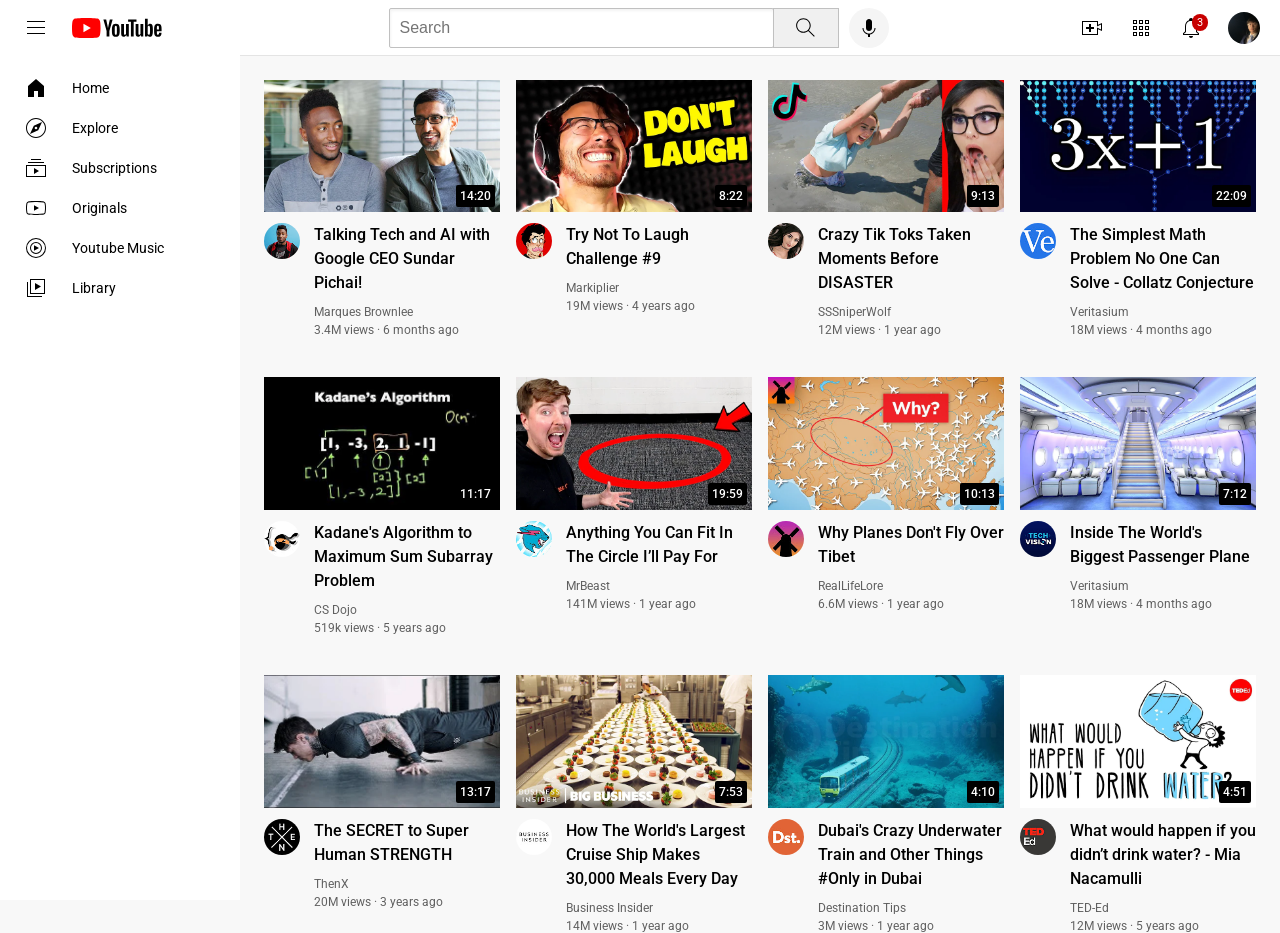
<file: index.html>
<!DOCTYPE html>

<html>
    <head>
        <title>YouTube.com Clone</title>

        <link rel="preconnect" href="https://fonts.googleapis.com">
        <link rel="preconnect" href="https://fonts.gstatic.com" crossorigin>
        <link href="https://fonts.googleapis.com/css2?family=Roboto:ital,wght@0,100..900;1,100..900&display=swap" rel="stylesheet">

        <link rel="stylesheet" href="styles/general.css">
        <link rel="stylesheet" href="styles/header.css">
        <link rel="stylesheet" href="styles/sidebar.css">
        <link rel="stylesheet" href="styles/video.css">


    </head>
    <body>
        <!--HEADER -->
        <!-- header is a semantic element - gives meaning when users read this code (works the same as a <div>)-->
        <header class="header">
            <div class="left-section">
                <img class="hamburger-menu" src="icons/hamburger-menu.svg" alt="">
                <img class="youtube-logo" src="icons/youtube-logo.svg" alt="">
            </div>

            <div class="middle-section">
                <input class="search-bar"type="text", placeholder="Search">
                <button class="search-button">
                    <img class="search-icon" src="icons/search.svg" alt="">
                    <div class="tooltip">Search</div>
                </button>
                <button class="voice-search-button">
                    <img class="voice-search-icon" src="icons/voice-search-icon.svg" alt="">
                    <div class="tooltip">Search with your voice</div>
                </button>
            </div>

            <div class="right-section">
                <div class="upload-icon-container">
                    <img class="upload-icon" src="icons/upload.svg" alt="">
                    <div class="tooltip">Create</div>
                </div>
                <div class="youtube-apps-icon-container">
                    <img class="youtube-apps-icon" src="icons/youtube-apps.svg" alt="">
                    <div class="tooltip">Youtube Apps</div>
                </div>
                <div class="notifications-icon-container">
                    <img class="notifications-icon" src="icons/notifications.svg" alt="">
                    <div class="notifications-count">3</div>
                    <div class="tooltip">Youtube Apps</div>
                </div>
                <img class="current-user-picture" src="channel-pictures/my-channel.jpeg" alt="">
            </div>
        </header>

        <!--SIDE BAR-->
        <!-- <nav> is a semantic element. the sidebar will use this <nav> element as it helps us navigate throug the website-->
        <!-- replaced the <div> -->
        <nav class="sidebar">
            <div class="sidebar-link">
                <img src="icons/home.svg" alt="">
                <div>Home</div>
            </div>
            <div class="sidebar-link">
                <img src="icons/explore.svg" alt="">
                <div>Explore</div>
            </div>
            <div class="sidebar-link">
                <img src="icons/subscriptions.svg" alt="">
                <div>Subscriptions</div>
            </div>
            <div class="sidebar-link">
                <img src="icons/originals.svg" alt="">
                <div>Originals</div>
            </div>
            <div class="sidebar-link">
                <img src="icons/youtube-music.svg" alt="">
                <div>Youtube Music</div>
            </div>
            <div class="sidebar-link">
                <img src="icons/library.svg" alt="">
                <div>Library</div>
            </div> 
        </nav>

        <!--VIDEOS-->
        <!-- <main> is a semantic element. contains the main content of website, can contain video-grid, and other content -->
        <main>
            <!-- video-grid is known as a section - another semantic element. this is a section of the main content -->
            <section class="video-grid" > <!--Contains all the video previews-->

                <!--container for video 1 -->
                <div class="video-preview">
                    <!--Video image (thumbnail)-->
                    <div class="thumbnail-row">
                        <a href="https://www.youtube.com/watch?v=n2RNcPRtAiY", target="_blank">
                            <img class="thumbnail" src="thumbnails/thumbnail-1.webp">
                        </a>
                        <div class="video-time">14:20</div>
                    </div> 

                    <!-- Video info grid, below thumbnail img-->
                    <div class="video-info-grid">
                        <!-- channel picture-->
                        <div class="channel-picture">
                            <div class="profile-picture-container">
                                <a href="https://www.youtube.com/c/mkbhd" target="_blank">
                                    <img class="profile-picture" src="channel-pictures/channel-1.jpeg" alt="">
                                </a>
                                <!-- tooltip: -->
                                <!-- put position absolute inside position relative to create a tooltip-->
                                <div class="channel-tooltip">
                                    <img class="channel-tooltip-picture" src="channel-pictures/channel-1.jpeg" alt="">
                                    <div>
                                        <div class="channel-tooltip-name">Marques Brownlee</div>
                                        <div class="channel-tooltip-stats">15M subscribers</div>
                                    </div>
                                </div>
                            </div>
                        </div>

                        <!-- video info-->
                        <div class="video-info">
                            <a href="https://www.youtube.com/watch?v=n2RNcPRtAiY", target="_blank">
                                <p class="video-title">
                                    Talking Tech and AI with Google CEO Sundar Pichai!
                                </p>
                            </a>
                            <p class="video-author">
                                    Marques Brownlee
                            </p>
                            <p class="video-stats">
                                    3.4M views &#183; 6 months ago
                            </p>
                        </div>

                    </div>
                </div>
        
                <!-- video 2-->
                <div class="video-preview">
                    <div class="thumbnail-row">
                        <a href="https://www.youtube.com/c/markiplier" target="_blank">
                            <img class="thumbnail" src="thumbnails/thumbnail-2.webp">
                        </a>
                        <div class="video-time">8:22</div>
                    </div>
                    <div class="video-info-grid">
                        <div class="profile-picture-container">
                            <div class="channel-picture">
                                <a href="https://www.youtube.com/c/markiplier" target="_blank">
                                    <img class="profile-picture" src="channel-pictures/channel-2.jpeg" alt="">
                                </a>
                                <div class="channel-tooltip">
                                    <img class="channel-tooltip-picture" src="channel-pictures/channel-2.jpeg" alt="">
                                    <div>
                                        <div class="channel-tooltip-name">Markiplier</div>
                                        <div class="channel-tooltip-stats">37.5M subscribers</div>
                                    </div>
                                </div>
                        </div>
                        </div>
                        <div class="video-info">
                        <a href="https://www.youtube.com/watch?v=mP0RAo9SKZk" target="_blank">
                            <p class="video-title">
                                Try Not To Laugh Challenge #9
                            </p>
                        </a>
                            <p class="video-author">
                                Markiplier
                            </p>
                            <p class="video-stats">
                                19M views &#183; 4 years ago
                            </p>
                        </div>
                    </div>
                </div>
        
                <!-- video 3-->
                <div class="video-preview">
                    <div class="thumbnail-row">
                        <a href="https://www.youtube.com/watch?v=FgjPQQeTh1w" target="_blank">
                            <img class="thumbnail" src="thumbnails/thumbnail-3.webp">
                        </a>
                        <div class="video-time">9:13</div>
                    </div>
                    <div class="video-info-grid">
                        <div class="channel-picture">
                            <div class="profile-picture-container">
                                <a href="https://www.youtube.com/user/SSSniperWolf" target="_blank">
                                    <img class="profile-picture" src="channel-pictures/channel-3.jpeg" alt="">
                                </a>
                                <div class="channel-tooltip">
                                    <img class="channel-tooltip-picture" src="channel-pictures/channel-3.jpeg" alt="">
                                    <div>
                                        <div class="channel-tooltip-name">SSSniperWolf</div>
                                        <div class="channel-tooltip-stats">34.9M subscribers</div>
                                </div>
                            </div>
                        </div>
                        </div>
                        <div class="video-info">
                            <a href="https://www.youtube.com/watch?v=FgjPQQeTh1w" target="_blank">
                                <p class="video-title">
                                    Crazy Tik Toks Taken Moments Before DISASTER
                                </p>
                            </a>
                            <p class="video-author">
                                SSSniperWolf
                            </p>
                            <p class="video-stats">
                                12M views  &#183; 1 year ago
                            </p>
                        </div>
                    </div>
                </div>
        
                <!-- video 4-->
                <div class="video-preview">
                    <div class="thumbnail-row">
                        <a href="https://www.youtube.com/watch?v=094y1Z2wpJg" target="_blank">
                            <img class="thumbnail" src="thumbnails/thumbnail-4.webp">
                        </a>
                        <div class="video-time">22:09</div>
                    </div>
                    <div class="video-info-grid">
                        <div class="channel-picture">
                            <div class="profile-picture-container">
                                <a href="https://www.youtube.com/c/veritasium" target="_blank">
                                    <img class="profile-picture" src="channel-pictures/channel-4.jpeg" alt="">
                                </a>
                                <div class="channel-tooltip">
                                    <img class="channel-tooltip-picture" src="channel-pictures/channel-4.jpeg" alt="">
                                    <div>
                                        <div class="channel-tooltip-name">Veritasium</div>
                                        <div class="channel-tooltip-stats">18.1M subscribers</div>
                                    </div>
                                </div>
                            </div>
                        </div>
                        <div class="video-info">
                            <a href="https://www.youtube.com/watch?v=094y1Z2wpJg" target="_blank">
                                <p class="video-title">
                                    The Simplest Math Problem No One Can Solve - Collatz Conjecture
                                </p>
                            </a>
                            <p class="video-author">
                                Veritasium
                            </p>
                            <p class="video-stats">
                                18M views &#183; 4 months ago
                            </p>
                        </div>
                    </div>
                </div>

                <!-- video 5-->
                <div class="video-preview">
                    <div class="thumbnail-row">
                        <a href="https://www.youtube.com/watch?v=86CQq3pKSUw" target="_blank">
                            <img class="thumbnail" src="thumbnails/thumbnail-5.webp">
                        </a>
                        <div class="video-time">11:17</div>
                    </div>
                    <div class="video-info-grid">
                        <div class="channel-picture">
                            <div class="profile-picture-container">
                                <a href="https://www.youtube.com/c/CSDojo" target="_blank">
                                    <img class="profile-picture" src="channel-pictures/channel-5.jpeg" alt="">
                                </a>
                                <div class="channel-tooltip">
                                    <img class="channel-tooltip-picture" src="channel-pictures/channel-5.jpeg" alt="">
                                    <div>
                                        <div class="channel-tooltip-name">CS Dojo</div>
                                        <div class="channel-tooltip-stats">1.95M subscribers</div>
                                    </div>
                                </div>
                            </div>
                        </div>
                        <div class="video-info">
                            <a href="https://www.youtube.com/watch?v=86CQq3pKSUw" target="_blank">
                                <p class="video-title">
                                    Kadane's Algorithm to Maximum Sum Subarray Problem
                                </p>
                            </a>
                            <p class="video-author">
                                CS Dojo
                            </p>
                            <p class="video-stats">
                                519k views &#183; 5 years ago
                            </p>
                        </div>
                    </div>
                </div>

                <!-- video 6-->
                <div class="video-preview">
                    <div class="thumbnail-row">
                        <a href="https://www.youtube.com/watch?v=yXWw0_UfSFg" target="_blank">
                            <img class="thumbnail" src="thumbnails/thumbnail-6.webp">
                        </a>
                        <div class="video-time">19:59</div>
                    </div>
                    <div class="video-info-grid">
                        <div class="channel-picture">
                            <div class="profile-picture-container">
                                <a href="https://www.youtube.com/channel/UCX6OQ3DkcsbYNE6H8uQQuVA" target="_blank">
                                    <img class="profile-picture" src="channel-pictures/channel-6.jpeg" alt="">
                                </a>
                                <div class="channel-tooltip">
                                    <img class="channel-tooltip-picture" src="channel-pictures/channel-6.jpeg" alt="">
                                    <div>
                                        <div class="channel-tooltip-name">MrBeast</div>
                                        <div class="channel-tooltip-stats">399M subscribers</div>
                                    </div>
                                </div>    
                            </div>
                        </div>
                        <div class="video-info">
                            <a href="https://www.youtube.com/watch?v=yXWw0_UfSFg" target="_blank">
                                <p class="video-title">
                                    Anything You Can Fit In The Circle I’ll Pay For
                                </p>
                            </a>
                            <p class="video-author">
                                MrBeast
                            </p>
                            <p class="video-stats">
                                141M views &#183; 1 year ago
                            </p>
                        </div>
                    </div>
                </div>

                <!-- video 7 -->
                <div class="video-preview">
                    <div class="thumbnail-row">
                        <a href="https://www.youtube.com/watch?v=fNVa1qMbF9Y" target="_blank">
                            <img class="thumbnail" src="thumbnails/thumbnail-7.webp">
                        </a>
                        <div class="video-time">10:13</div>
                    </div>
                    <div class="video-info-grid">
                        <div class="channel-picture">
                            <div class="profile-picture-container">
                                <a href="https://www.youtube.com/@RealLifeLore" target="_blank">
                                    <img class="profile-picture" src="channel-pictures/channel-7.jpeg" alt="">
                                </a>
                                <div class="channel-tooltip">
                                    <img class="channel-tooltip-picture" src="channel-pictures/channel-7.jpeg" alt="">
                                    <div>
                                        <div class="channel-tooltip-name">RealLifeLore</div>
                                        <div class="channel-tooltip-stats">7.83M subscribers</div>
                                    </div>
                                </div>    
                            </div>
                        </div>
                        <div class="video-info">
                            <a href="https://www.youtube.com/watch?v=fNVa1qMbF9Y" target="_blank">
                                <p class="video-title">
                                    Why Planes Don't Fly Over Tibet
                                </p>
                            </a>
                            <p class="video-author">
                                RealLifeLore
                            </p>
                            <p class="video-stats">
                                6.6M views &#183; 1 year ago
                            </p>
                        </div>
                    </div>
                </div>

                <!-- video 8 -->
                <div class="video-preview">
                    <div class="thumbnail-row">
                        <a href="https://www.youtube.com/watch?v=lFm4EM1juls" target="_blank">
                            <img class="thumbnail" src="thumbnails/thumbnail-8.webp">
                        </a>
                        <div class="video-time">7:12</div>
                    </div>
                    <div class="video-info-grid">
                        <div class="channel-picture">
                            <div class="profile-picture-container">
                                <a href="https://www.youtube.com/@adin" target="_blank">
                                    <img class="profile-picture" src="channel-pictures/channel-8.jpeg" alt="">
                                </a>
                                <div class="channel-tooltip">
                                    <img class="channel-tooltip-picture" src="channel-pictures/channel-8.jpeg" alt="">
                                    <div>
                                        <div class="channel-tooltip-name">Veritasium</div>
                                        <div class="channel-tooltip-stats">18.3M subscribers</div>
                                    </div>
                                </div>    
                            </div>
                        </div>
                        <div class="video-info">
                            <a href="https://www.youtube.com/watch?v=lFm4EM1juls" target="_blank">
                                <p class="video-title">
                                    Inside The World's Biggest Passenger Plane
                                </p>
                            </a>
                            <p class="video-author">
                                Veritasium
                            </p>
                            <p class="video-stats">
                                18M views &#183; 4 months ago
                            </p>
                        </div>
                    </div>
                </div>

                <!-- video 9 -->
                <div class="video-preview">
                    <div class="thumbnail-row">
                        <a href="https://www.youtube.com/watch?v=ixmxOlcrlUc" target="_blank">
                            <img class="thumbnail" src="thumbnails/thumbnail-9.webp">
                        </a>
                        <div class="video-time">13:17</div>
                    </div>
                    <div class="video-info-grid">
                        <div class="channel-picture">
                            <div class="profile-picture-container">
                                <a href="https://www.youtube.com/@OFFICIALTHENXSTUDIOS" target="_blank">
                                    <img class="profile-picture" src="channel-pictures/channel-9.jpeg" alt="">
                                </a>
                                <div class="channel-tooltip">
                                    <img class="channel-tooltip-picture" src="channel-pictures/channel-9.jpeg" alt="">
                                    <div>
                                        <div class="channel-tooltip-name">ThenX</div>
                                        <div class="channel-tooltip-stats">7.83M subscribers</div>
                                    </div>
                                </div>    
                            </div>
                        </div>
                        <div class="video-info">
                            <a href="https://www.youtube.com/watch?v=ixmxOlcrlUc" target="_blank">
                                <p class="video-title">                                 
                                    The SECRET to Super Human STRENGTH
                                </p>
                            </a>
                            <p class="video-author">
                                ThenX
                            </p>
                            <p class="video-stats">
                                20M views &#183; 3 years ago
                            </p>
                        </div>
                    </div>
                </div>


                <!-- video 10 -->
                <div class="video-preview">
                    <div class="thumbnail-row">
                        <a href="https://www.youtube.com/watch?v=R2vXbFp5C9o" target="_blank">
                            <img class="thumbnail" src="thumbnails/thumbnail-10.webp">
                        </a>
                        <div class="video-time">7:53</div>
                    </div>
                    <div class="video-info-grid">
                        <div class="channel-picture">
                            <div class="profile-picture-container">
                                <a href="https://www.youtube.com/@BusinessInsider" target="_blank">
                                    <img class="profile-picture" src="channel-pictures/channel-10.jpeg" alt="">
                                </a>
                                <div class="channel-tooltip">
                                    <img class="channel-tooltip-picture" src="channel-pictures/channel-10.jpeg" alt="">
                                    <div>
                                        <div class="channel-tooltip-name">Business Insider</div>
                                        <div class="channel-tooltip-stats">10.1M subscribers</div>
                                    </div>
                                </div>    
                            </div>
                        </div>
                        <div class="video-info">
                            <a href="https://www.youtube.com/watch?v=R2vXbFp5C9o" target="_blank">
                                <p class="video-title">
                                    How The World's Largest Cruise Ship Makes 30,000 Meals Every Day
                                </p>
                            </a>
                            <p class="video-author">
                                Business Insider
                            </p>
                            <p class="video-stats">
                                14M views &#183; 1 year ago
                            </p>
                        </div>
                    </div>
                </div>

                <!-- video 11 -->
                <div class="video-preview">
                    <div class="thumbnail-row">
                        <a href="https://www.youtube.com/watch?v=0nZuYyXET3s" target="_blank">
                            <img class="thumbnail" src="thumbnails/thumbnail-11.webp">
                        </a>
                        <div class="video-time">4:10</div>
                    </div>
                    <div class="video-info-grid">
                        <div class="channel-picture">
                            <div class="profile-picture-container">
                                <a href="https://www.youtube.com/@Destinationtips" target="_blank">
                                    <img class="profile-picture" src="channel-pictures/channel-11.jpeg" alt="">
                                </a>
                                <div class="channel-tooltip">
                                    <img class="channel-tooltip-picture" src="channel-pictures/channel-11.jpeg" alt="">
                                    <div>
                                        <div class="channel-tooltip-name">Destination Tips</div>
                                        <div class="channel-tooltip-stats">282K subscribers</div>
                                    </div>
                                </div>    
                            </div>
                        </div>
                        <div class="video-info">
                            <a href="https://www.youtube.com/watch?v=0nZuYyXET3s" target="_blank">
                                <p class="video-title">
                                    Dubai's Crazy Underwater Train and Other Things #Only in Dubai
                                </p>
                            </a>
                            <p class="video-author">
                                Destination Tips
                            </p>
                            <p class="video-stats">
                                3M views &#183; 1 year ago
                            </p>
                        </div>
                    </div>
                </div>

                <!-- video 12 -->
                <div class="video-preview">
                    <div class="thumbnail-row">
                        <a href="https://www.youtube.com/watch?v=9iMGFqMmUFs" target="_blank">
                            <img class="thumbnail" src="thumbnails/thumbnail-12.webp">
                        </a>
                        <div class="video-time">4:51</div>
                    </div>
                    <div class="video-info-grid">
                        <div class="channel-picture">
                            <div class="profile-picture-container">
                                <a href="https://www.youtube.com/@TEDEd" target="_blank">
                                    <img class="profile-picture" src="channel-pictures/channel-12.jpeg" alt="">
                                </a>
                                <div class="channel-tooltip">
                                    <img class="channel-tooltip-picture" src="channel-pictures/channel-12.jpeg" alt="">
                                    <div>
                                        <div class="channel-tooltip-name">TED-Ed</div>
                                        <div class="channel-tooltip-stats">21.7M subscribers</div>
                                    </div>
                                </div>    
                            </div>
                        </div>
                        <div class="video-info">
                            <a href="https://www.youtube.com/watch?v=9iMGFqMmUFs" target="_blank">
                                <p class="video-title">
                                    What would happen if you didn’t drink water? - Mia Nacamulli                          
                                </p>
                            </a>
                            <p class="video-author">
                                TED-Ed
                            </p>
                            <p class="video-stats">
                                12M views &#183; 5 years ago
                            </p>
                        </div>
                    </div>
                </div>
            </section> <!--end of video grid-->
        </main>
    </body>
</html>
</file>
<file: styles/general.css>
/* contains all general CSS code */

body { /* these styles below will be inherited */
    font-family: Roboto, Arial; 
 
    margin: 0;
    padding-top: 80px; /* so header doesn't block the content at top of page */
    padding-left: 96px;  /*space to the left so sidebar doesn't cover */
    padding-right: 24px;
    background-color: rgb(248,248,248);

}

@media (min-width: 1200.1px) {
    body {
        margin-left: 168px; /* space on the outside to the left of body so that main content is not covered */
    }
}

p {
    margin-top: 0;
    margin-bottom: 0;
}

a {
    text-decoration: none;
    color: black;
}
</file>
<file: styles/header.css>
/* styles the header */

.header { /* our flexbox container */
    height: 55px;

    display: flex;
    flex-direction: row;
    justify-content: space-between;
    
    position: fixed; /* makes our header sticl at the top of page */
    top: 0; /* 0px from top, left, right of browser */
    left: 0;
    right: 0;
    z-index: 100; /*header will appear in front of the thumnails (the elements that have position other than static */
    background-color: white;

    border-bottom-width: 1px;
    border-bottom-style: solid;
    border-bottom-color: rgb(228,228,228);

}


/*LEFT SECTION OF HEADER*/
.left-section {
    display: flex; /* the header's flexbox doesn't affect the layer within this div's layer,
                    so change .left-section into a div in order to vertically align the hamburger and youtube icon vertically using the align-items:center */
    align-items: center;
}

.hamburger-menu {
    height: 24px;
    margin-left: 24px;
    margin-right: 24px;
}

.youtube-logo {
    height: 20px;
}


/* MIDDLE SECTION */
.middle-section {
    flex: 1; /* where resizing happens, where the search text is within the div */
    margin-left: 70px; 
    margin-right: 35px;
    max-width: 500px; /*width can be max 500px when stretching browsers */
    display: flex;
    align-items: center;
}

.search-bar {
    flex: 1; /*stretches depending on size of the window and takes up remaining space */
    height: 36px;
    padding-left: 10px;
    font-size: 16px;
    border: 1px solid rgb(192,192,192);
    border-radius: 2px;
    box-shadow: inset 1px 2px 3px rgba(0,0,0,0.05); /*inset value sets the box-shadow in the inside */
    width: 0; /*search bar will shrink when resizing webpage */
}

/* targets the placeholder on an input element */
/* uses a pseudoclass */
.search-bar::placeholder {
    font-size: 16px;
}


.search-button {
     height: 40px;
     width: 66px;
     background-color: rgb(240,240,240);
     border-width: 1px;
     border-style: solid;
     border-color: rgb(192,192,192);
     margin-left: -1px; /*negative margin pulls the element, in this case to the left;
                        we did this to move the search button into the input element a little bit */
    margin-right: 10px;

    position: relative;
}

/* applying the property of outer container with position: relative, inner element with position: absolute */
.search-button, 
.voice-search-button,
.upload-icon-container,
.youtube-apps-icon-container,
.notifications-icon-container {
    position: relative;

    display: flex; /*set these button containers to flex, so we can align the tooltip in the center */
    justify-content: center;
    align-items: center;
}
/* ADDING TOOLTIPS */
/* when hovering over icons, a text appears below */
.search-button .tooltip, 
.voice-search-button .tooltip,
.upload-icon-container .tooltip,
.youtube-apps-icon-container .tooltip,
.notifications-icon-container .tooltip {
    position: absolute;
    background-color: gray;
    color: white;
    padding-top: 4px;
    padding-bottom: 4px;
    padding-left: 8px;
    padding-right: 8px;
    border-radius: 2px;
    font-size: 12px;
    bottom: -30px;
    opacity: 0; /* trick: set opacity 0 and when hover set opacity 1 to see */
    transition: opacity 0.15;
    
    pointer-events: none; /*when we hover over the tooltip, it's not going to do anything (won't show) */

    white-space: nowrap; /* prevents text from wrapping around, so text in a horizontal line */
}

/* target tooltip only when hovering search-button */
.search-button:hover .tooltip,
.voice-search-button:hover .tooltip,
.upload-icon-container:hover .tooltip,
.youtube-apps-icon-container:hover .tooltip,
.notifications-icon-container:hover .tooltip {
    opacity: 1;
}
/* end of tooltips code */

.search-icon {
    height: 25px;
}

.voice-search-button {
    height: 40px;
    width: 40px;
    border-radius: 20px; /*set border-radius to half of height or width (whichever is higher) */
    border: none;
    background-color: rgb(245,245,245);
}

.voice-search-icon {
    height: 24px;
}


/* RIGHT SECTION */
.right-section{
    width: 180px;
    margin-right: 20px;
    display: flex;
    align-items: center;
    justify-content: space-between;
    flex-shrink: 0; /*if we resize the webpage to smaller, the icons will not shrink */
}

.upload-icon {
    height: 24px;
}

.youtube-apps-icon {
    height: 24px;
}

.notifications-icon{
    height: 24px;
}

.notifications-icon-container {
    position: relative;
}

.notifications-count {
    position: absolute;
    top: -2px; /*positioned 5px beyond the relative container */
    right: -5px;
    background-color: rgb(200,0,0);
    color: white;
    font-size: 11px;
    padding-left: 5px;
    padding-right: 5px;
    padding-top: 2px;
    padding-bottom: 2px;
    border-radius: 10px;

}

.current-user-picture {
    height: 32px;
    width: 32px;
    border-radius: 50%;
    object-fit: cover;
}
</file>
<file: styles/sidebar.css>
/* Responsive Design */
/* width of page <= 1200 px do the following in @media {} */
@media (max-width: 1200px) {
    .sidebar {
        position: fixed;
        left: 0;
        bottom: 0;
        top: 55px; /* set to whatever the height of the header is */
        background-color: white;
        width: 72px;
        z-index: 200; /*sidebar appears in front of header */
        padding-top: 5px;
    }

    .sidebar-link {
        height: 74px;
        display: flex;
        justify-content: center; /* centers horizontally */
        align-items: center; /* vertically centering */
        flex-direction: column; /* lays out elements vertically inside flexbox */
        cursor: pointer;
    }
    
    .sidebar-link:hover {
        background-color: rgb(235,235,235);
    }
    
    
    /* targeting all images inside cladd sidebar-link */
    /* .classname space elements */
    .sidebar-link img {
        height: 24px;
        margin-bottom: 4px;
    }
    
    .sidebar-link div {
        font-size: 10px;
    }
}
/* width of page is > 1200.1px, do the following in @media {} */
@media (min-width: 1200.1px) {
    .sidebar {
        position: fixed;
        left: 0;
        bottom: 0;
        top: 55px; /* set to whatever the height of the header is */
        background-color: white;
        width: 240px;
        z-index: 200; /*sidebar appears in front of header */
        padding-top: 13px;
    }

    .sidebar-link {
        display: flex;
        align-items: center; /* vertically centering */
        cursor: pointer;
        padding: 8px 24px;
    }

    .sidebar-link:hover {
        background-color: rgb(235,235,235);
    }

    .sidebar-link img {
        height: 24px;
        margin-right: 24px;
    }

    .sidebar-link div {
        font-size: 14px;
    }

}
</file>
<file: styles/video.css>
/* styles the individual video and video info */

.thumbnail {
    width: 100%; /* image takes up 100% of the container (the column of the grid) */
}

.video-title {
    margin-top: 0;
    font-size: 14px;
    font-weight: 500;
    line-height: 20px;
    margin-bottom: 10px;
}

.video-info-grid {
    display: grid;
    grid-template-columns: 50px 1fr;
}


.profile-picture {
    width: 36px; 
    border-radius: 50px;
}

/* tooltip for profile pic */
.profile-picture-container {
    position: relative;
    display: inline-block;
}

.channel-tooltip {
    background-color: white;
    width: 200px;
    padding: 12px 12px;
    box-shadow: 2px 3px 10px rgba(0,0,0,0.3);
    border-radius: 6px;
    
    position: absolute;
    top: 40px;
    z-index: 300;

    opacity: 0;
    pointer-events: none;

    display: flex;
    align-items: center;
    transition: opacity 0.15s;
}

.profile-picture-container:hover .channel-tooltip {
    opacity: 1;
}

.channel-tooltip-picture {
    width: 50px;
    height: 50px;
    object-fit: cover;
    border-radius: 25px;
    margin-right: 8px;
}

.channel-tooltip-name {
    font-family: Roboto, Arial;
    font-weight: bold;
    font-size: 16px;
    margin-bottom: 4px;
}

.channel-tooltip-stats {
    font-family: Roboto, Arial;
    color: rgb(96,96,96);
    font-size: 14px;
}

/* end of tooltip code */

.thumbnail-row {
    margin-bottom: 8px;

    position: relative; /* position relative acts normal. 
                        Then we can use positon absolute to get time on top of img */
}

.video-author, .video-stats {
    font-size: 12px;
    color: rgb(96, 96, 96);
}

.video-author {
    margin-bottom: 4px;
}

.video-grid {
    display: grid;
    grid-template-columns: 1fr 1fr 1fr;
    column-gap: 16px;
    row-gap: 40px;
}

/* RESPONSIVE DESIGN */
/* css in the { } will activitate when screen size is 750px or less */
/* in this case, in { } when pixel <= 750, we're going to have 2 columns (of videos) */
@media (max-width: 750px) {
    .video-grid {
        grid-template-columns: 1fr 1fr;
    }
}

/* between 751px to 999px, screen display 3 columns */
@media (min-width: 751px) and (max-width: 990px) {
    .video-grid {
        grid-template-columns: 1fr 1fr 1fr;
    }
}

/* once screen size is 1000px, we will have 4 columns */
@media (min-width: 1000px) {
    .video-grid {
        grid-template-columns: 1fr 1fr 1fr 1fr;
        font-size: 14px;
    }

    .video-title {
        font-size: 16px;
        line-height: 24px;
    }
}

/* Responsive design code ends */


.video-time { /* this gets the time displayed on top of the img */
    font-size: 12px;
    font-weight: 500;
    padding: 4px;
    border-radius: 2px;
    background-color: black;
    color: white;
    position: absolute;
    bottom: 8px;
    right: 5px;
}
</file>
